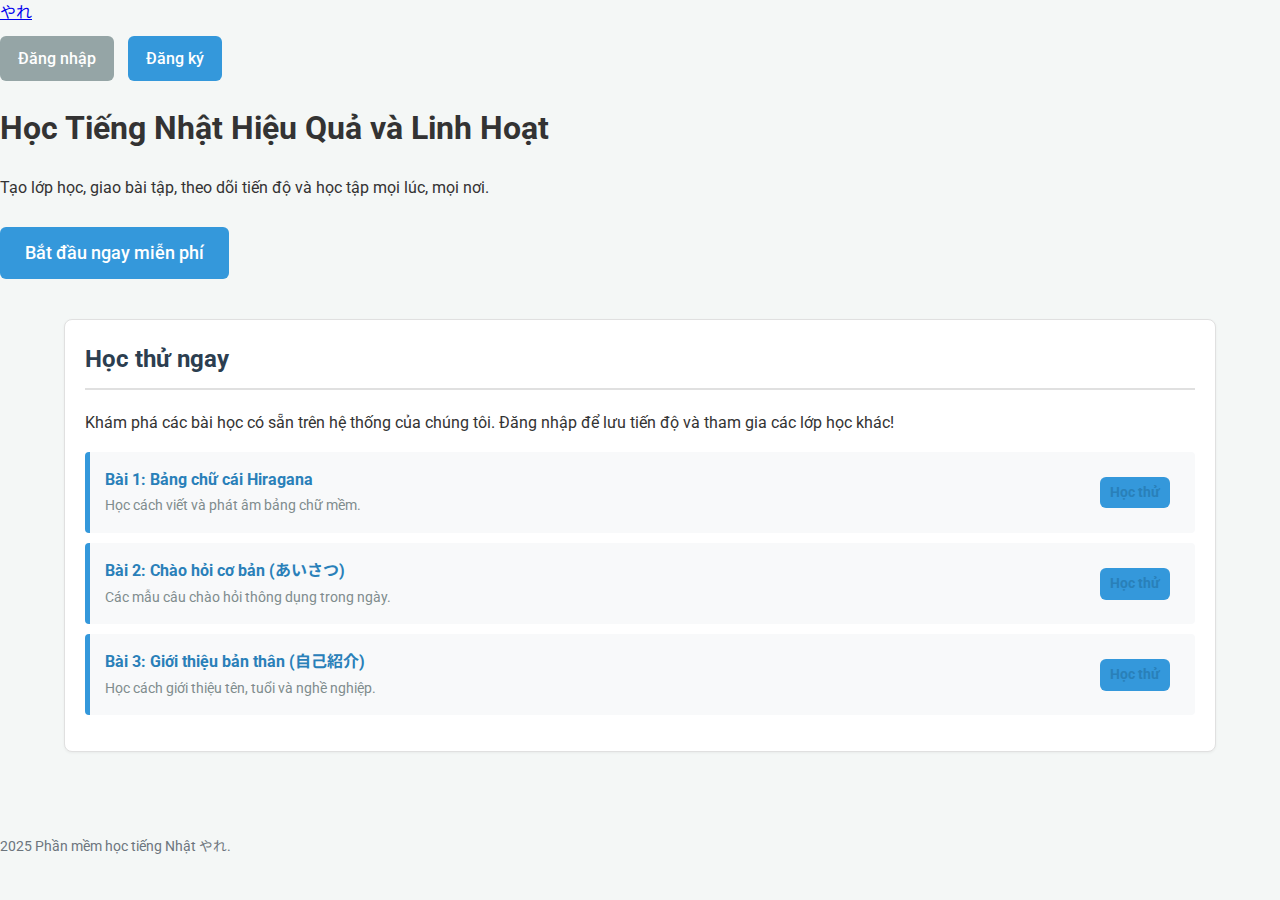
<file: index.html>
<!DOCTYPE html>
<html lang="vi">
<head>
    <meta charset="UTF-8">
    <meta name="viewport" content="width=device-width, initial-scale=1.0">
    <title>Phần mềm học tiếng Nhật やれ</title>
    <link rel="stylesheet" href="style.css">
</head>
<body>
    <header class="guest-header">
        <a href="index.html" class="logo">やれ</a>
        <div class="nav-buttons">
            <a href="login.html" class="button button-secondary">Đăng nhập</a>
            <a href="register.html" class="button">Đăng ký</a>
        </div>
    </header>

    <main>
        <section class="hero-section">
            <h1>Học Tiếng Nhật Hiệu Quả và Linh Hoạt</h1>
            <p>Tạo lớp học, giao bài tập, theo dõi tiến độ và học tập mọi lúc, mọi nơi.</p>
            <a href="register.html" class="button" style="font-size: 1.1em; padding: 12px 25px;">Bắt đầu ngay miễn phí</a>
        </section>

        <div style="width: 90%; max-width: 1200px; margin: 40px auto;">
            <div class="section">
                <h2>Học thử ngay</h2>
                <p>Khám phá các bài học có sẵn trên hệ thống của chúng tôi. Đăng nhập để lưu tiến độ và tham gia các lớp học khác!</p>
                <ul class="deck-list">
                    <li>
                        <div>
                            <a href="study.html">Bài 1: Bảng chữ cái Hiragana</a>
                            <br><small>Học cách viết và phát âm bảng chữ mềm.</small>
                        </div>
                        <a href="study.html" class="button button-small">Học thử</a>
                    </li>
                     <li>
                        <div>
                            <a href="study.html">Bài 2: Chào hỏi cơ bản (あいさつ)</a>
                            <br><small>Các mẫu câu chào hỏi thông dụng trong ngày.</small>
                        </div>
                        <a href="study.html" class="button button-small">Học thử</a>
                    </li>
                    <li>
                        <div>
                            <a href="study.html">Bài 3: Giới thiệu bản thân (自己紹介)</a>
                            <br><small>Học cách giới thiệu tên, tuổi và nghề nghiệp.</small>
                        </div>
                        <a href="study.html" class="button button-small">Học thử</a>
                    </li>
                </ul>
            </div>
        </div>
    </main>

    <footer class="main-footer login-footer">
        <p>2025 Phần mềm học tiếng Nhật やれ.</p>
    </footer>
</body>
</html>
</file>
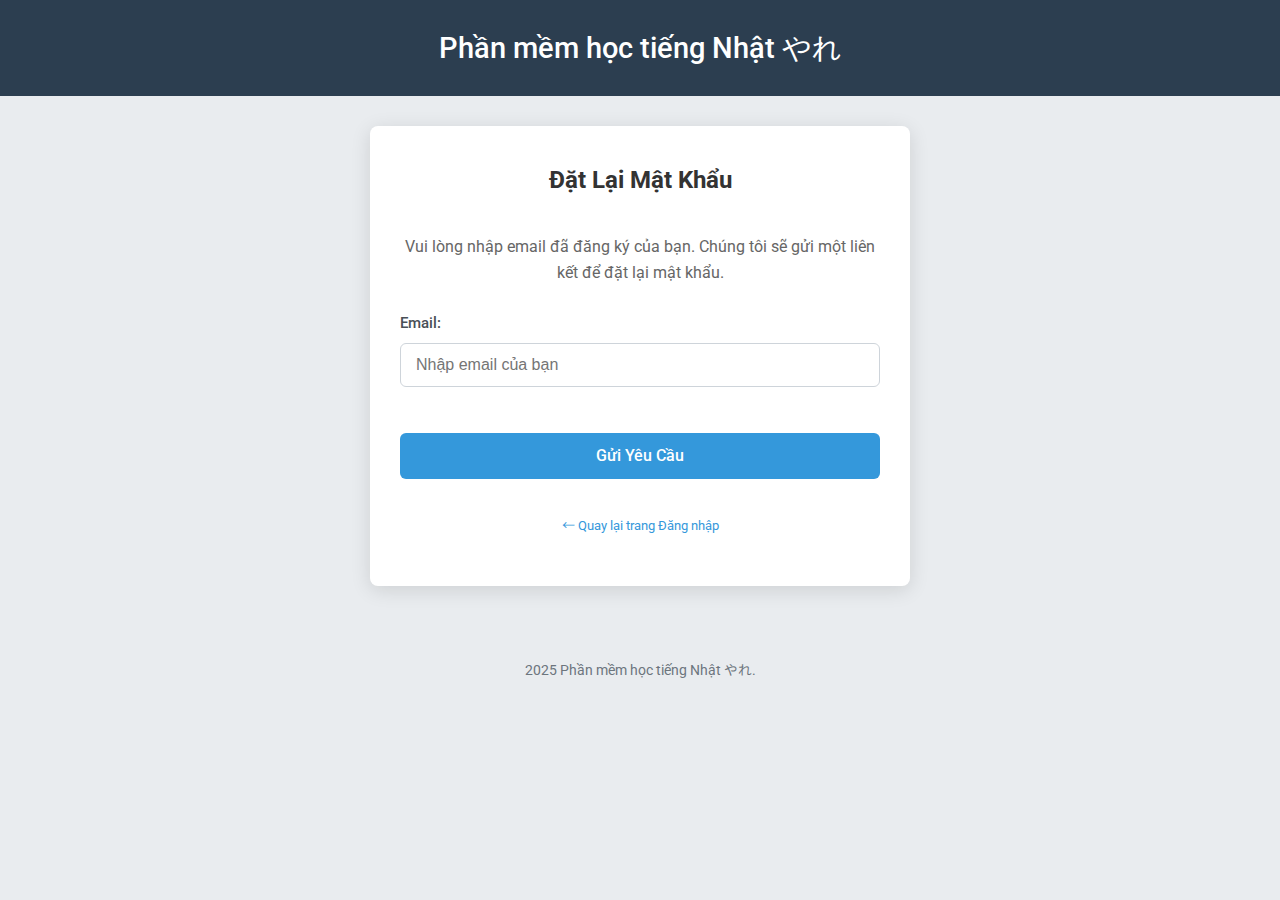
<file: forgot_password.html>
<!DOCTYPE html>
<html lang="vi">
<head>
    <meta charset="UTF-8">
    <meta name="viewport" content="width=device-width, initial-scale=1.0">
    <title>Quên Mật Khẩu - Phần mềm học tiếng Nhật やれ</title>
    <link rel="stylesheet" href="style.css">
</head>
<body class="login-page-body">
    <header class="login-page-header">
        <h1>Phần mềm học tiếng Nhật やれ</h1>
    </header>

    <div class="login-container">
        <h2 class="form-title">Đặt Lại Mật Khẩu</h2>
        <p style="text-align: center; color: #666; margin-bottom: 25px;">Vui lòng nhập email đã đăng ký của bạn. Chúng tôi sẽ gửi một liên kết để đặt lại mật khẩu.</p>
        <form action="#">
            <div class="form-group">
                <label for="email">Email:</label>
                <input type="email" id="email" name="email" class="form-control" placeholder="Nhập email của bạn">
            </div>

            <a href="wip.html" class="button" style="width:100%; text-align:center; box-sizing:border-box; margin:10px 0;">Gửi Yêu Cầu</a>
        </form>
        <p class="form-footer-text">
            <a href="index.html" class="form-link">&larr; Quay lại trang Đăng nhập</a>
        </p>
    </div>

    <footer class="main-footer login-footer">
        <p>2025 Phần mềm học tiếng Nhật やれ.</p>
    </footer>
</body>
</html>
</file>
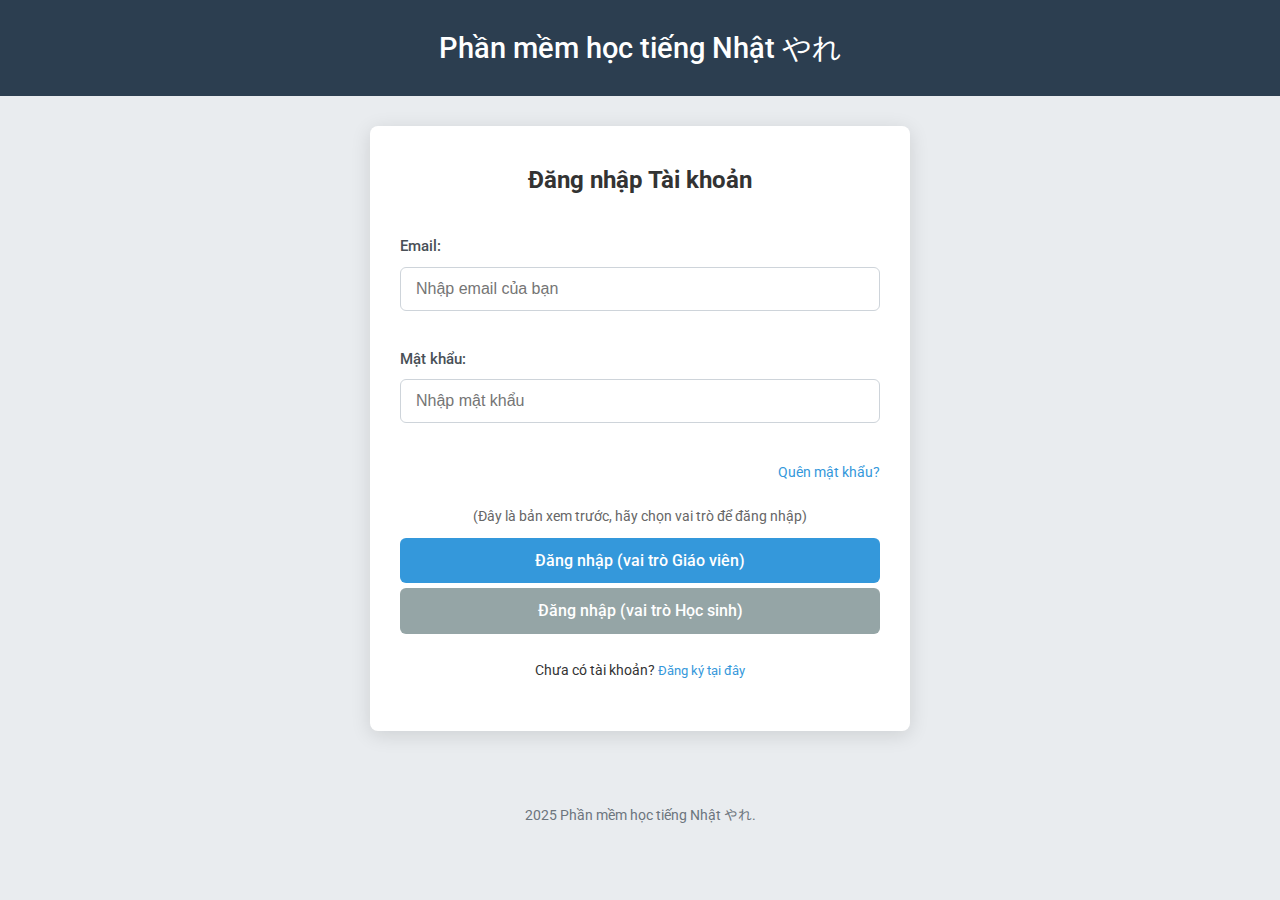
<file: login.html>
<!DOCTYPE html>
<html lang="vi">
<head>
    <meta charset="UTF-8">
    <meta name="viewport" content="width=device-width, initial-scale=1.0">
    <title>Đăng nhập - Phần mềm học tiếng Nhật やれ</title>
    <link rel="stylesheet" href="style.css">
</head>
<body class="login-page-body">
    <header class="login-page-header">
        <a href="index.html" style="color:white; text-decoration:none;"><h1>Phần mềm học tiếng Nhật やれ</h1></a>
    </header>

    <div class="login-container">
        <h2 class="form-title">Đăng nhập Tài khoản</h2>
        <form action="#">
            <div class="form-group">
                <label for="username">Email:</label>
                <input type="email" id="username" name="username" class="form-control" placeholder="Nhập email của bạn">
            </div>
            <div class="form-group">
                <label for="password">Mật khẩu:</label>
                <input type="password" id="password" name="password" class="form-control" placeholder="Nhập mật khẩu">
            </div>

            <div class="form-options">
                <a href="forgot_password.html" class="form-link">Quên mật khẩu?</a>
            </div>
            
            <p style="font-size: 0.9em; color: #666; text-align: center; margin-bottom: 10px;">(Đây là bản xem trước, hãy chọn vai trò để đăng nhập)</p>
            <a href="teacher_dashboard.html" class="button" style="width: 100%; text-align: center; display: block; box-sizing: border-box; margin: 5px 0;">Đăng nhập (vai trò Giáo viên)</a>
            <a href="student_dashboard.html" class="button button-secondary" style="width: 100%; text-align: center; display: block; box-sizing: border-box; margin: 5px 0;">Đăng nhập (vai trò Học sinh)</a>
            
        </form>
        <p class="form-footer-text">
            Chưa có tài khoản? <a href="register.html" class="form-link">Đăng ký tại đây</a>
        </p>
    </div>

    <footer class="main-footer login-footer">
        <p>2025 Phần mềm học tiếng Nhật やれ.</p>
    </footer>
</body>
</html>
</file>
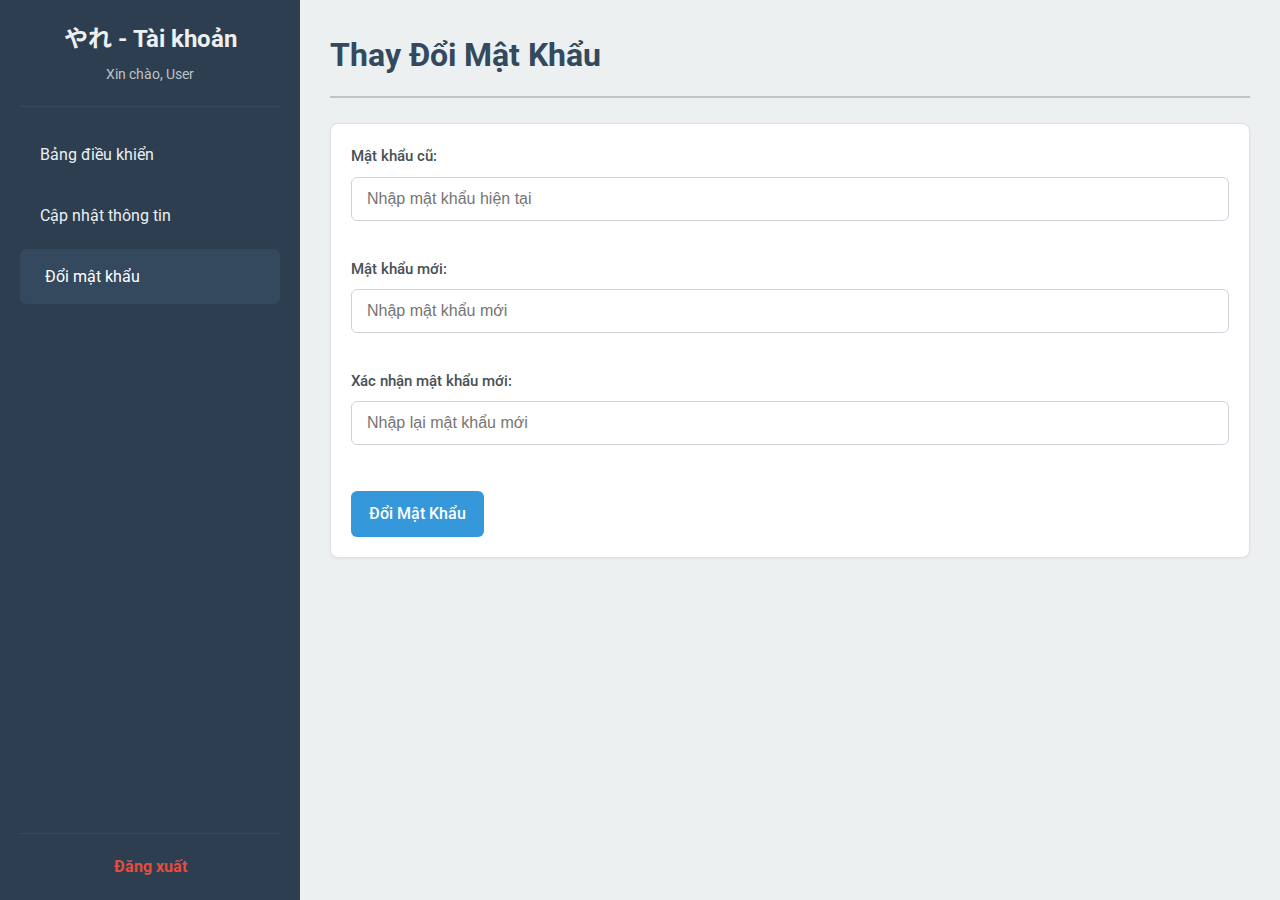
<file: password_change.html>
<!DOCTYPE html>
<html lang="vi">
<head>
    <meta charset="UTF-8">
    <meta name="viewport" content="width=device-width, initial-scale=1.0">
    <title>Thay Đổi Mật Khẩu</title>
    <link rel="stylesheet" href="style.css">
</head>
<body>
    <div class="dashboard-wrapper">
        <aside class="sidebar">
             <div class="sidebar-header">
                <h2>やれ - Tài khoản</h2>
                <p>Xin chào, User</p>
            </div>
            <nav class="sidebar-nav">
                <ul>
                    <li><a href="#">Bảng điều khiển</a></li>
                    <li><a href="profile_update.html">Cập nhật thông tin</a></li>
                    <li><a href="password_change.html" class="active">Đổi mật khẩu</a></li>
                </ul>
            </nav>
            <div class="sidebar-footer">
                <a href="index.html">Đăng xuất</a>
            </div>
        </aside>
        
        <main class="main-content">
            <h1>Thay Đổi Mật Khẩu</h1>
            <div class="section">
                <form action="#">
                    <div class="form-group">
                        <label for="old-password">Mật khẩu cũ:</label>
                        <input type="password" id="old-password" name="old-password" class="form-control" placeholder="Nhập mật khẩu hiện tại">
                    </div>
                    <div class="form-group">
                        <label for="new-password">Mật khẩu mới:</label>
                        <input type="password" id="new-password" name="new-password" class="form-control" placeholder="Nhập mật khẩu mới">
                    </div>
                    <div class="form-group">
                        <label for="confirm-new-password">Xác nhận mật khẩu mới:</label>
                        <input type="password" id="confirm-new-password" name="confirm-new-password" class="form-control" placeholder="Nhập lại mật khẩu mới">
                    </div>

                    <a href="wip.html" class="button">Đổi Mật Khẩu</a>
                </form>
            </div>
        </main>
    </div>
</body>
</html>
</file>
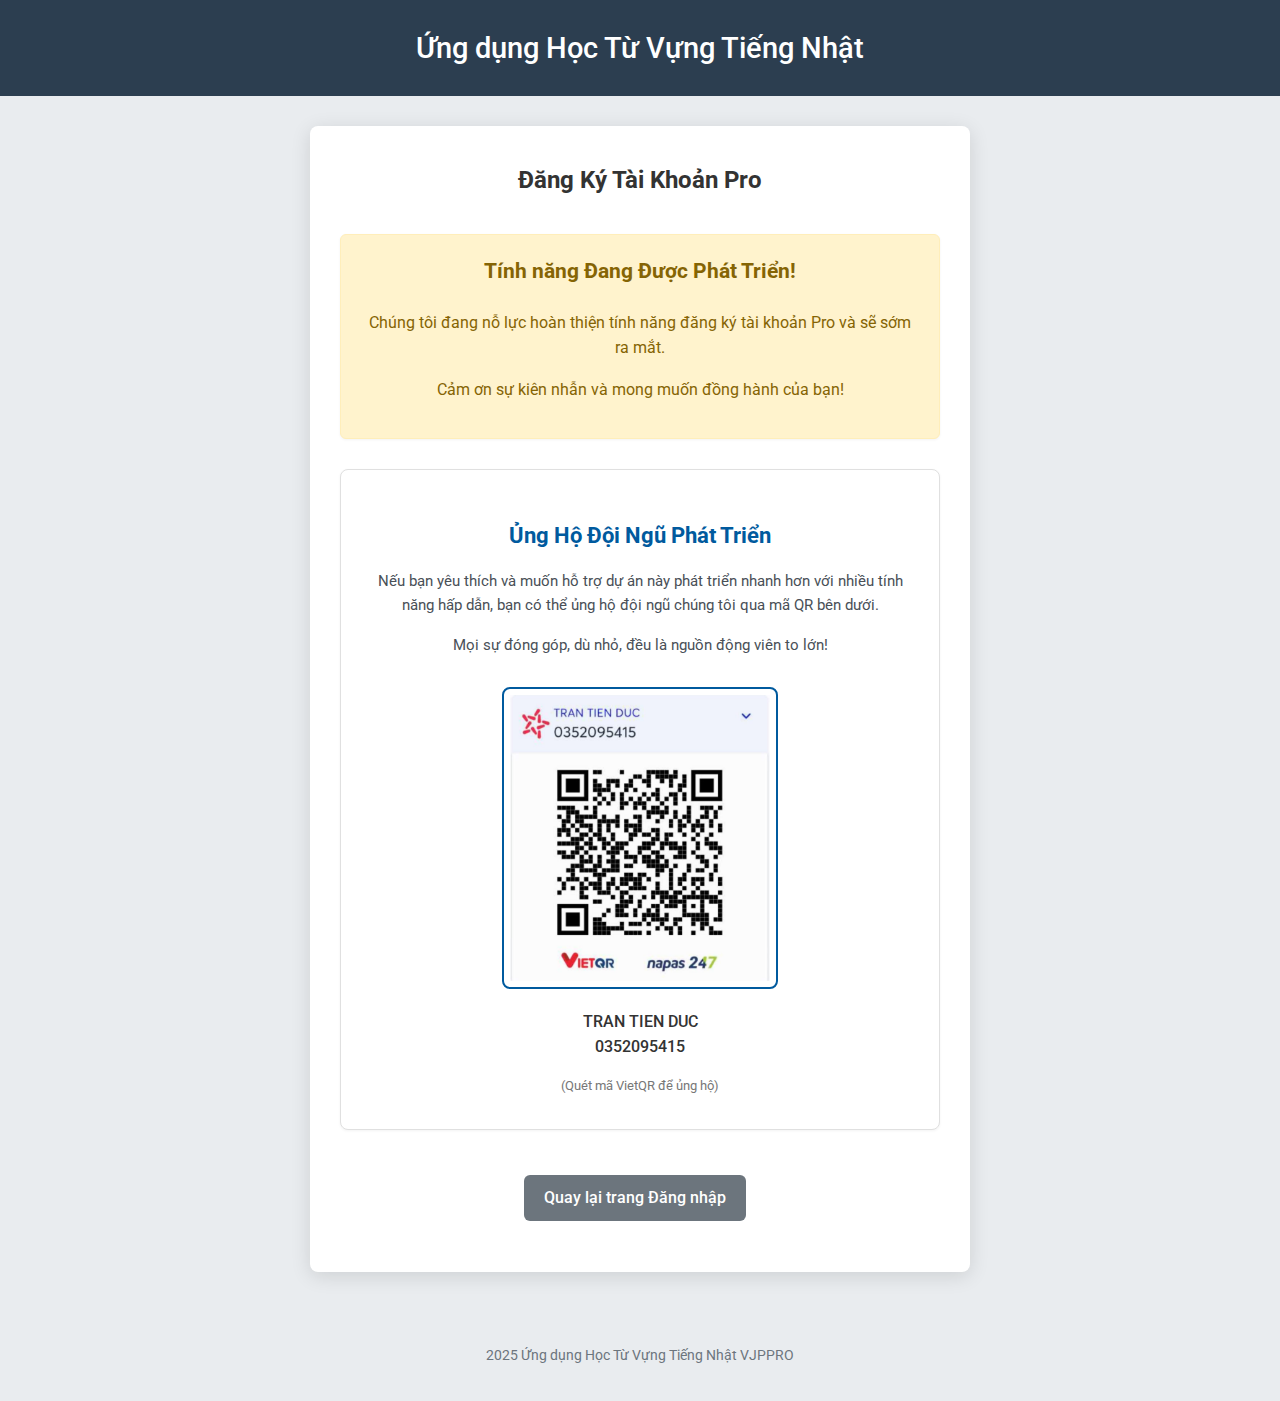
<file: profile_pro.html>
<!DOCTYPE html>
<html lang="vi">
<head>
    <meta charset="UTF-8">
    <meta name="viewport" content="width=device-width, initial-scale=1.0">
    <title>Đăng Ký Gói Pro</title>
    <link rel="stylesheet" href="style.css">
</head>
<body class="login-page-body"> <header class="login-page-header">
        <h1>Ứng dụng Học Từ Vựng Tiếng Nhật</h1>
    </header>

    <div class="login-container" style="text-align: center; max-width: 600px;"> <h2 style="color: #333; font-family: 'Roboto', sans-serif; border-bottom: none; margin-bottom: 25px;">Đăng Ký Tài Khoản Pro</h2>

        <div class="section" style="background-color: #fff3cd; border: 1px solid #ffeeba; color: #856404; padding: 20px; border-radius: 6px; margin-bottom: 30px;">
            <h3 style="margin-top: 0; color: #856404; font-size: 1.3em;">Tính năng Đang Được Phát Triển!</h3>
            <p>Chúng tôi đang nỗ lực hoàn thiện tính năng đăng ký tài khoản Pro và sẽ sớm ra mắt.</p>
            <p>Cảm ơn sự kiên nhẫn và mong muốn đồng hành của bạn!</p>
        </div>

        <div class="section donate-section" style="border-top: 1px solid #e0e0e0; padding-top: 25px;">
            <h3 style="color: #005A9E; margin-bottom: 15px; font-size: 1.4em;">Ủng Hộ Đội Ngũ Phát Triển</h3>
            <p style="font-size: 0.95em; color: #495057; margin-bottom: 10px;">Nếu bạn yêu thích và muốn hỗ trợ dự án này phát triển nhanh hơn với nhiều tính năng hấp dẫn, bạn có thể ủng hộ đội ngũ chúng tôi qua mã QR bên dưới.</p>
            <p style="font-size: 0.95em; color: #495057; margin-bottom: 20px;">Mọi sự đóng góp, dù nhỏ, đều là nguồn động viên to lớn!</p>
            
            <img src="QR.jpg" alt="Mã QR ủng hộ VietQR Napas 247" style="max-width: 260px; width: 100%; height: auto; margin-top: 10px; border: 2px solid #005A9E; padding: 6px; border-radius: 8px; background-color: white;">
            
            <p style="margin-top: 12px; font-size: 1em; color: #333; font-weight: 500;">
                TRAN TIEN DUC <br> 0352095415
            </p>
            <p style="font-size: 0.8em; color: #777;">(Quét mã VietQR để ủng hộ)</p>
        </div>

        <p style="margin-top: 35px;">
            <a href="index.html" class="button button-secondary" style="background-color: #6c757d; padding: 10px 20px;">Quay lại trang Đăng nhập</a>
        </p>
    </div>

    <footer class="main-footer" style="background-color: transparent; color: #6c757d; padding-top: 30px; padding-bottom: 20px; font-size: 0.85em;">
        <p>2025 Ứng dụng Học Từ Vựng Tiếng Nhật VJPPRO</p>
    </footer>
</body>
</html>
</file>
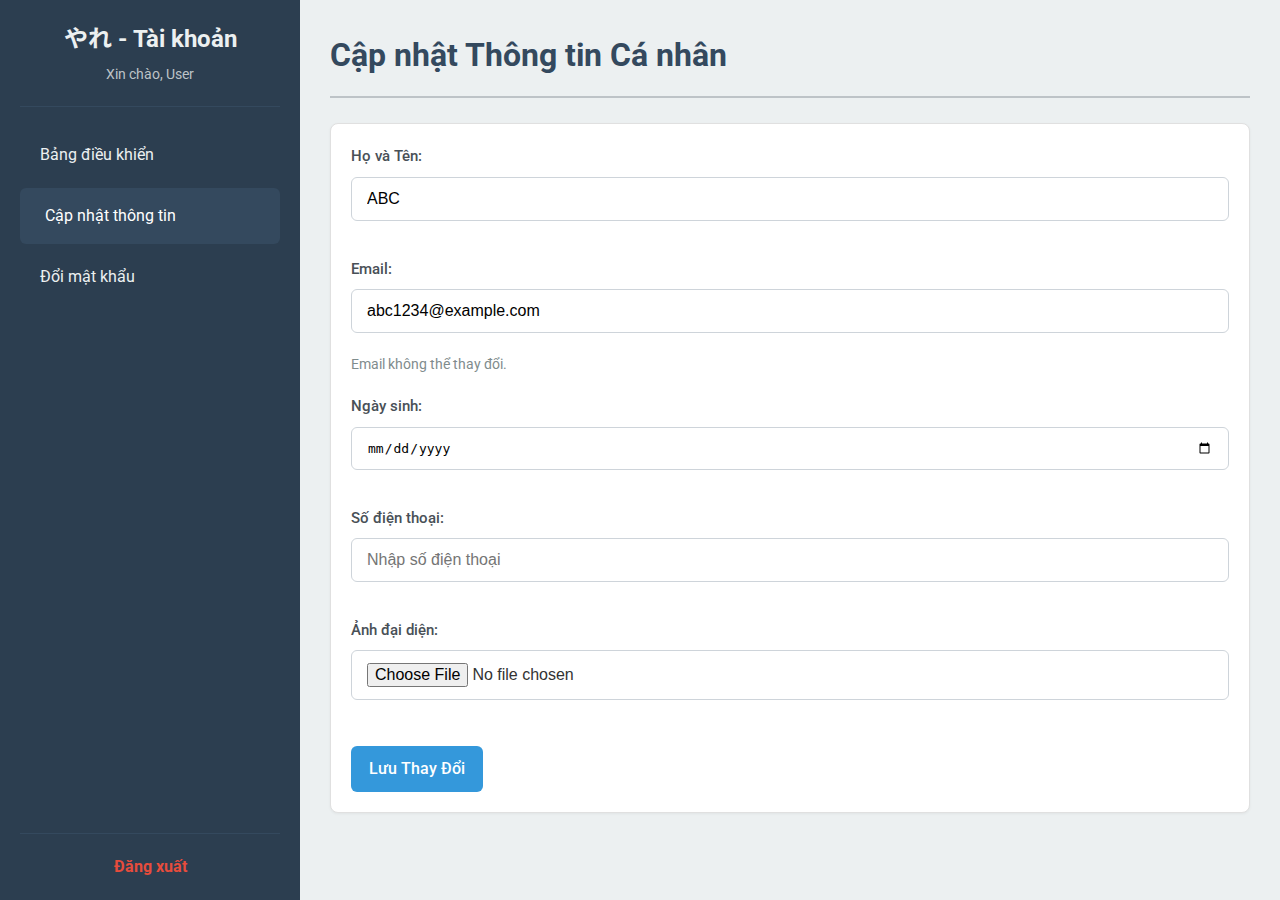
<file: profile_update.html>
<!DOCTYPE html>
<html lang="vi">
<head>
    <meta charset="UTF-8">
    <meta name="viewport" content="width=device-width, initial-scale=1.0">
    <title>Cập nhật Thông tin Cá nhân</title>
    <link rel="stylesheet" href="style.css">
</head>
<body>
    <div class="dashboard-wrapper">
        <aside class="sidebar">
             <div class="sidebar-header">
                <h2>やれ - Tài khoản</h2>
                <p>Xin chào, User</p>
            </div>
            <nav class="sidebar-nav">
                <ul>
                    <li><a href="#">Bảng điều khiển</a></li>
                    <li><a href="profile_update.html" class="active">Cập nhật thông tin</a></li>
                    <li><a href="password_change.html">Đổi mật khẩu</a></li>
                </ul>
            </nav>
            <div class="sidebar-footer">
                <a href="login.html">Đăng xuất</a>
            </div>
        </aside>

        <main class="main-content">
            <h1>Cập nhật Thông tin Cá nhân</h1>
            <div class="section">
                <form action="#">
                    <div class="form-group">
                        <label for="display-name">Họ và Tên:</label>
                        <input type="text" id="display-name" name="display-name" class="form-control" value="ABC">
                    </div>
                    <div class="form-group">
                        <label for="email">Email:</label>
                        <input type="email" id="email" name="email" class="form-control" value="abc1234@example.com" readonly>
                        <small>Email không thể thay đổi.</small>
                    </div>
                    <div class="form-group">
                        <label for="dob">Ngày sinh:</label>
                        <input type="date" id="dob" name="dob" class="form-control">
                    </div>
                    <div class="form-group">
                        <label for="phone">Số điện thoại:</label>
                        <input type="tel" id="phone" name="phone" class="form-control" placeholder="Nhập số điện thoại">
                    </div>
                    <div class="form-group">
                        <label for="avatar">Ảnh đại diện:</label>
                        <input type="file" id="avatar" name="avatar" class="form-control">
                    </div>

                    <a href="wip.html" class="button">Lưu Thay Đổi</a>
                </form>
            </div>
        </main>
    </div>
</body>
</html>
</file>
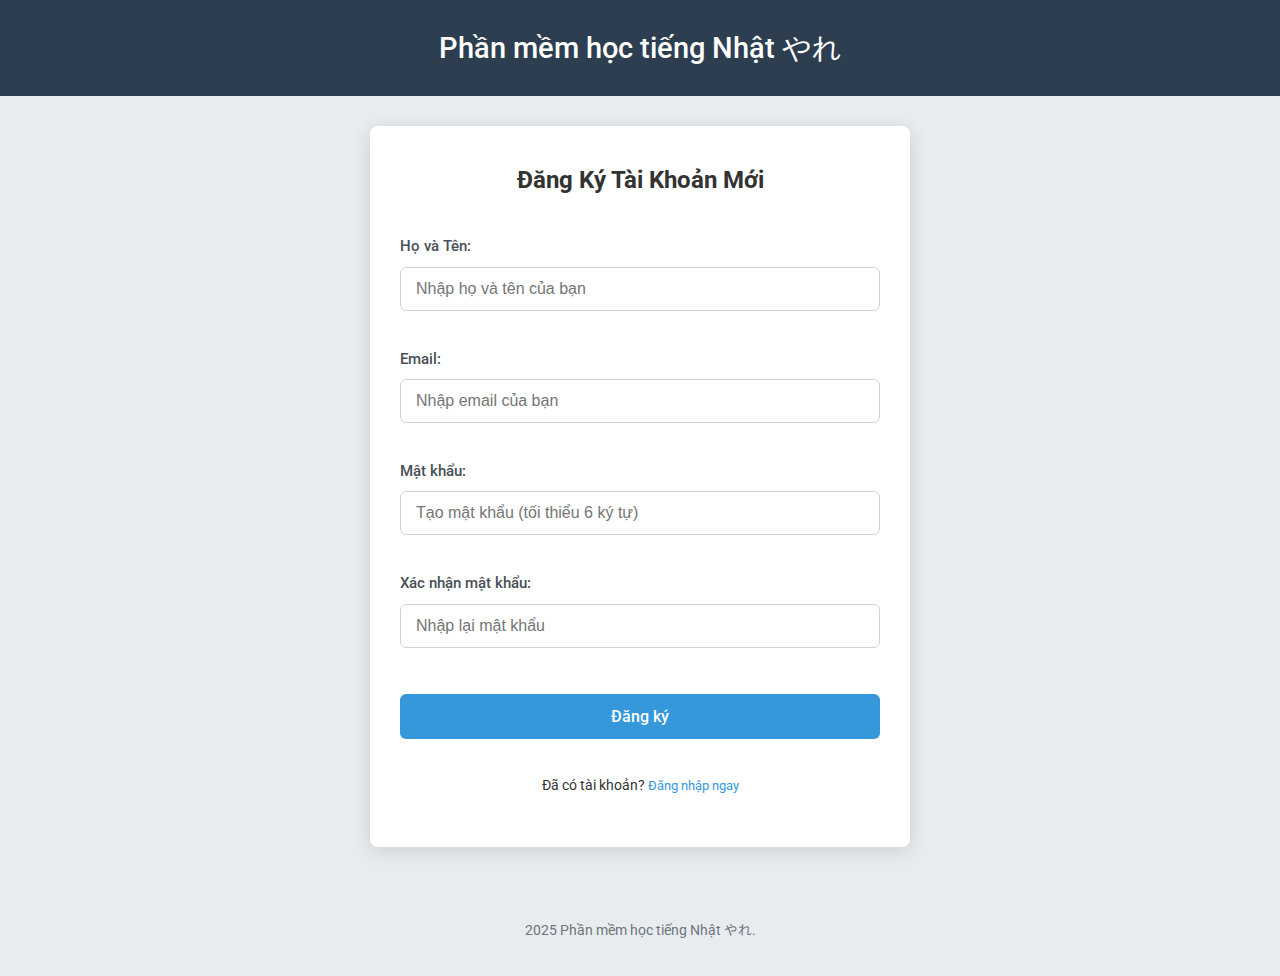
<file: register.html>
<!DOCTYPE html>
<html lang="vi">
<head>
    <meta charset="UTF-8">
    <meta name="viewport" content="width=device-width, initial-scale=1.0">
    <title>Đăng Ký - Phần mềm học tiếng Nhật やれ</title>
    <link rel="stylesheet" href="style.css">
</head>
<body class="login-page-body">
    <header class="login-page-header">
        <h1>Phần mềm học tiếng Nhật やれ</h1>
    </header>

    <div class="login-container">
        <h2 class="form-title">Đăng Ký Tài Khoản Mới</h2>
        <form action="#">
            <div class="form-group">
                <label for="register-fullname">Họ và Tên:</label>
                <input type="text" id="register-fullname" name="register-fullname" class="form-control" placeholder="Nhập họ và tên của bạn">
            </div>
             <div class="form-group">
                <label for="register-email">Email:</label>
                <input type="email" id="register-email" name="register-email" class="form-control" placeholder="Nhập email của bạn">
            </div>
            <div class="form-group">
                <label for="register-password">Mật khẩu:</label>
                <input type="password" id="register-password" name="register-password" class="form-control" placeholder="Tạo mật khẩu (tối thiểu 6 ký tự)">
            </div>
            <div class="form-group">
                <label for="confirm-password">Xác nhận mật khẩu:</label>
                <input type="password" id="confirm-password" name="confirm-password" class="form-control" placeholder="Nhập lại mật khẩu">
            </div>

            <a href="index.html" class="button" style="width:100%; text-align:center; box-sizing:border-box; margin:10px 0;">Đăng ký</a>
        </form>
        <p class="form-footer-text">
            Đã có tài khoản? <a href="index.html" class="form-link">Đăng nhập ngay</a>
        </p>
    </div>

    <footer class="main-footer login-footer">
        <p>2025 Phần mềm học tiếng Nhật やれ.</p>
    </footer>
</body>
</html>
</file>
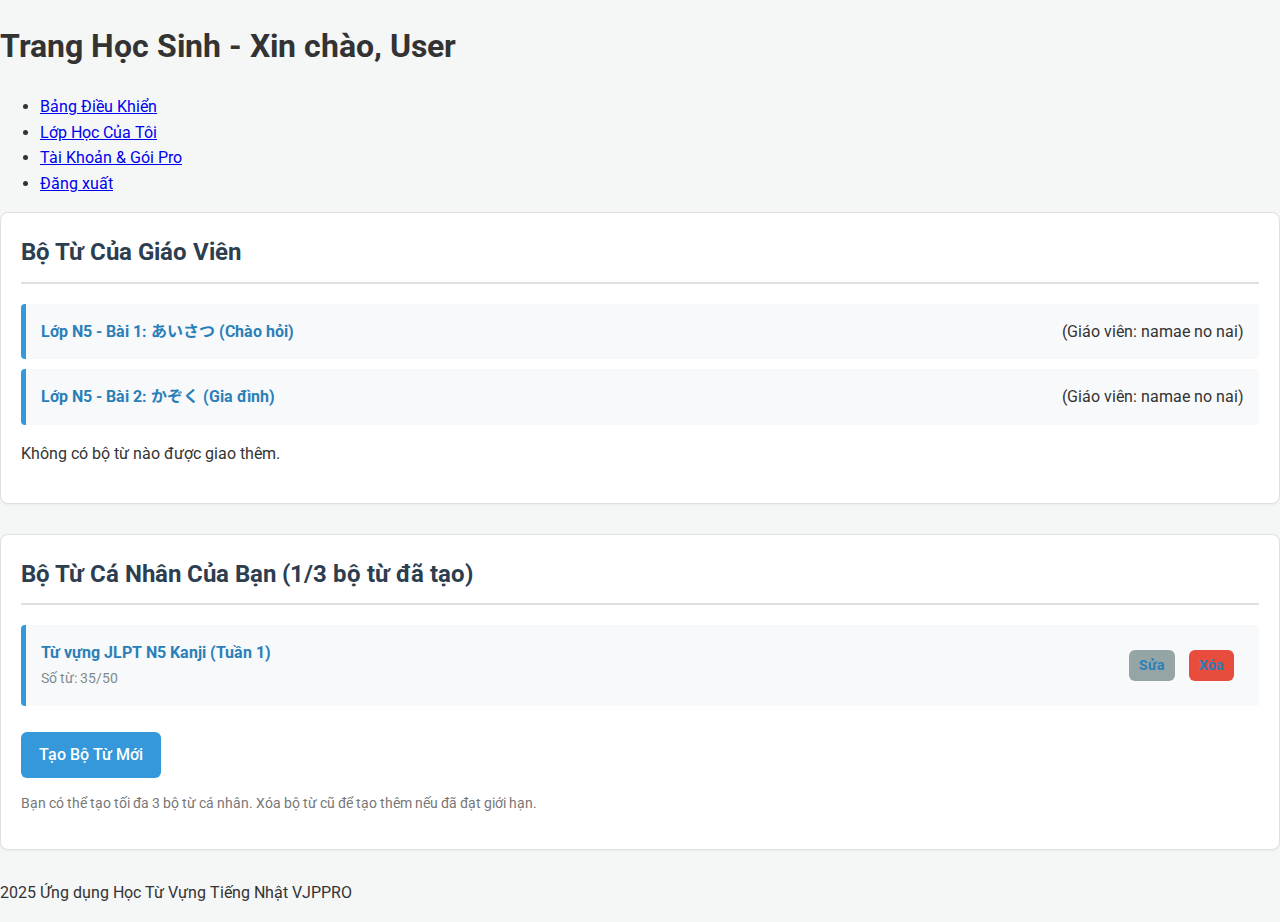
<file: student.html>
<!DOCTYPE html>
<html lang="vi">
<head>
    <meta charset="UTF-8">
    <meta name="viewport" content="width=device-width, initial-scale=1.0">
    <title>Document</title>
    <link rel="stylesheet" href="style.css">
</head>
<body>
    <div class="container">
        <header class="main-header">
            <h1>Trang Học Sinh - Xin chào, User</h1>
        </header>
        <nav class="main-nav">
            <ul>
                <li><a href="dashboard_student.html" class="active">Bảng Điều Khiển</a></li>
                <li><a href="class_view_student.html">Lớp Học Của Tôi</a></li>
                <li><a href="profile_pro.html">Tài Khoản & Gói Pro</a></li>
                <li><a href="index.html">Đăng xuất</a></li>
            </ul>
        </nav>

        <div class="section">
            <h2>Bộ Từ Của Giáo Viên</h2>
            <ul class="deck-list">
                <li><a href="study_page.html?deckId=gv1">Lớp N5 - Bài 1: あいさつ (Chào hỏi)</a> <span>(Giáo viên: namae no nai)</span></li>
                <li><a href="study_page.html?deckId=gv2">Lớp N5 - Bài 2: かぞく (Gia đình)</a> <span>(Giáo viên: namae no nai)</span></li>
            </ul>
            <p>Không có bộ từ nào được giao thêm.</p>
        </div>

        <div class="section">
            <h2>Bộ Từ Cá Nhân Của Bạn (1/3 bộ từ đã tạo)</h2>
            <ul class="deck-list">
                <li>
                    <div>
                        <a href="study_page.html?deckId=hs1">Từ vựng JLPT N5 Kanji (Tuần 1)</a>
                        <br><small>Số từ: 35/50</small>
                    </div>
                    <div>
                        <a href="#" class="button button-secondary button-small">Sửa</a>
                        <a href="#" class="button button-danger button-small">Xóa</a>
                    </div>
                </li>
            </ul>
            <a href="deck_creation_student.html" class="button">Tạo Bộ Từ Mới</a>
             <p style="font-size: 0.9em; color: #777;">Bạn có thể tạo tối đa 3 bộ từ cá nhân. Xóa bộ từ cũ để tạo thêm nếu đã đạt giới hạn.</p>
        </div>

    </div>
    <footer class="main-footer">
        <p>2025 Ứng dụng Học Từ Vựng Tiếng Nhật VJPPRO</p>
    </footer>
</body>
</html>
</file>
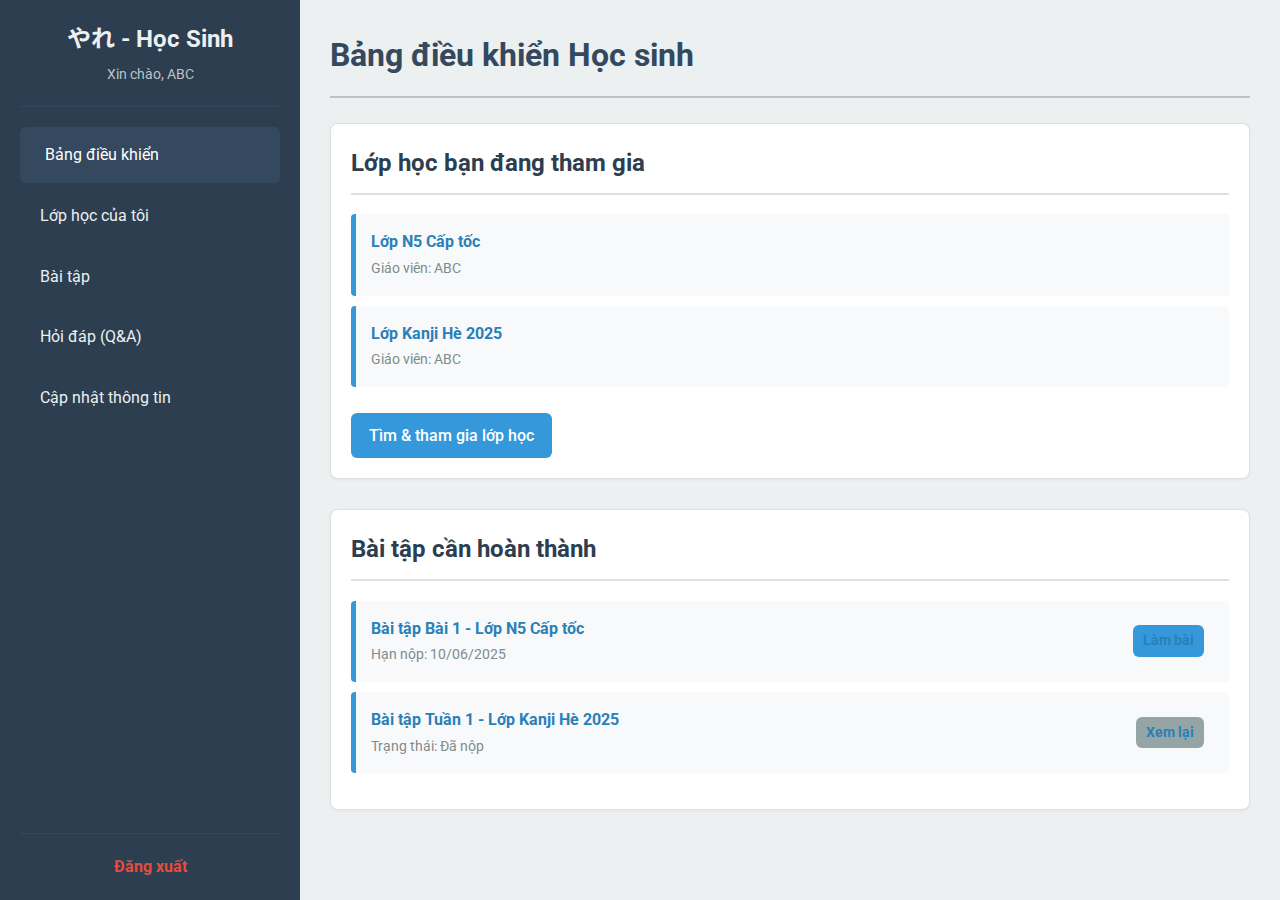
<file: student_dashboard.html>
<!DOCTYPE html>
<html lang="vi">
<head>
    <meta charset="UTF-8">
    <meta name="viewport" content="width=device-width, initial-scale=1.0">
    <title>Bảng điều khiển - Học sinh</title>
    <link rel="stylesheet" href="style.css">
</head>
<body>
    <div class="dashboard-wrapper">
        <aside class="sidebar">
            <div class="sidebar-header">
                <h2>やれ - Học Sinh</h2>
                <p>Xin chào, ABC</p>
            </div>
            <nav class="sidebar-nav">
                <ul>
                    <li><a href="student_dashboard.html" class="active">Bảng điều khiển</a></li>
                    <li><a href="wip.html">Lớp học của tôi</a></li>
                    <li><a href="wip.html">Bài tập</a></li>
                    <li><a href="wip.html">Hỏi đáp (Q&A)</a></li>
                    <li><a href="profile_update.html">Cập nhật thông tin</a></li>
                </ul>
            </nav>
            <div class="sidebar-footer">
                <a href="index.html">Đăng xuất</a>
            </div>
        </aside>

        <main class="main-content">
            <h1>Bảng điều khiển Học sinh</h1>
            <div class="section">
                <h2>Lớp học bạn đang tham gia</h2>
                <ul class="class-list">
                    <li>
                        <div><a href="wip.html">Lớp N5 Cấp tốc</a><br><small>Giáo viên: ABC</small></div>
                    </li>
                    <li>
                        <div><a href="wip.html">Lớp Kanji Hè 2025</a><br><small>Giáo viên: ABC</small></div>
                    </li>
                </ul>
                <a href="wip.html" class="button">Tìm & tham gia lớp học</a>
            </div>
            <div class="section">
                <h2>Bài tập cần hoàn thành</h2>
                <ul class="deck-list">
                     <li>
                        <div><a href="study.html">Bài tập Bài 1 - Lớp N5 Cấp tốc</a><br><small>Hạn nộp: 10/06/2025</small></div>
                        <a href="study.html" class="button button-small">Làm bài</a>
                    </li>
                    <li>
                        <div><a href="wip.html">Bài tập Tuần 1 - Lớp Kanji Hè 2025</a><br><small>Trạng thái: Đã nộp</small></div>
                        <a href="wip.html" class="button button-secondary button-small">Xem lại</a>
                    </li>
                </ul>
            </div>
        </main>
    </div>
</body>
</html>
</file>
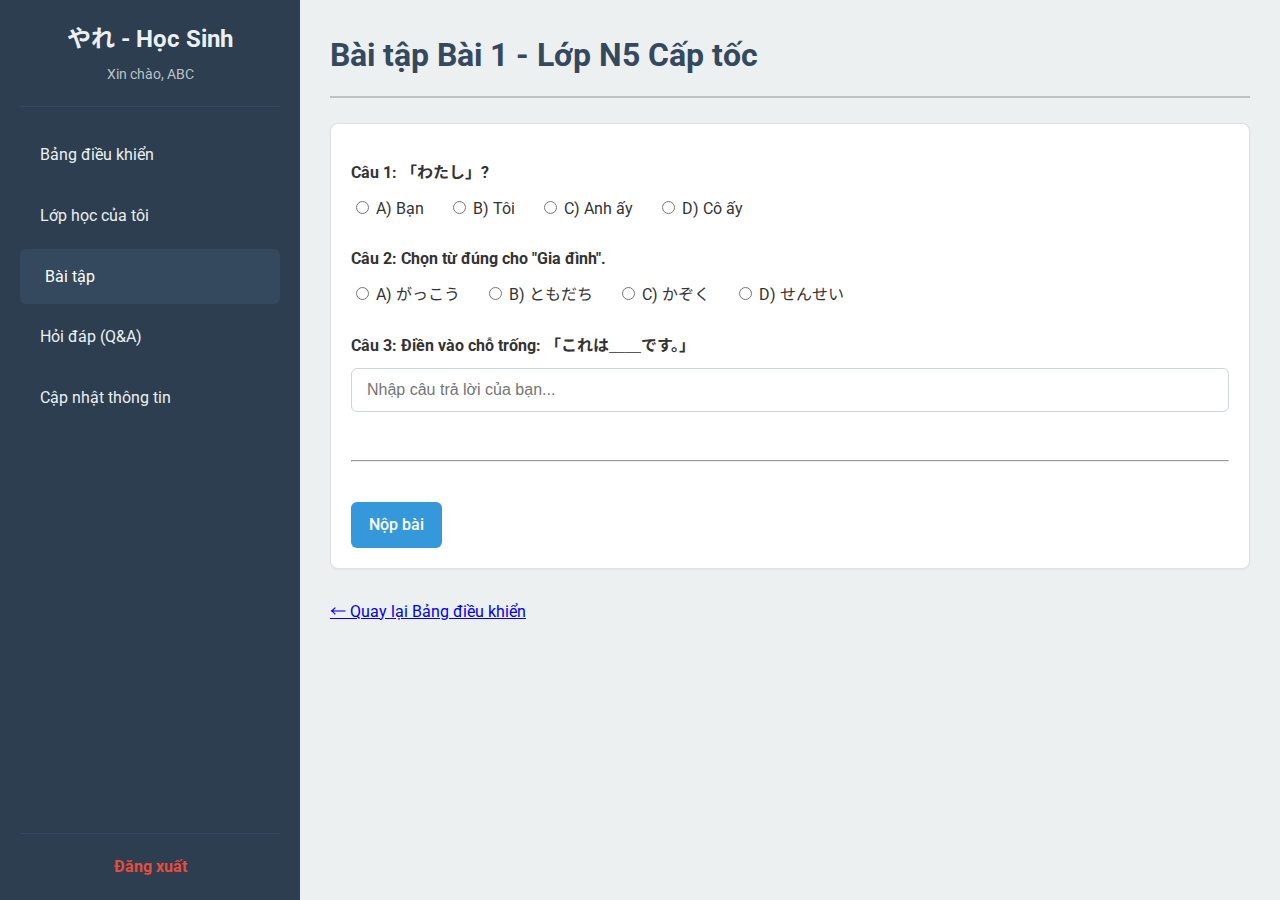
<file: study.html>
<!DOCTYPE html>
<html lang="vi">
<head>
    <meta charset="UTF-8">
    <meta name="viewport" content="width=device-width, initial-scale=1.0">
    <title>Làm bài tập - Phần mềm học tiếng Nhật やれ</title>
    <link rel="stylesheet" href="style.css">
    <style>
        .question-block { margin-bottom: 25px; }
        .question-block p { font-weight: bold; margin-bottom: 10px; }
        .answer-options label { margin-right: 20px; font-weight: normal; }
    </style>
</head>
<body>
    <div class="dashboard-wrapper">
         <aside class="sidebar">
            <div class="sidebar-header">
                <h2>やれ - Học Sinh</h2>
                <p>Xin chào, ABC</p>
            </div>
            <nav class="sidebar-nav">
                <ul>
                    <li><a href="student_dashboard.html">Bảng điều khiển</a></li>
                    <li><a href="wip.html">Lớp học của tôi</a></li>
                    <li><a href="wip.html" class="active">Bài tập</a></li>
                    <li><a href="wip.html">Hỏi đáp (Q&A)</a></li>
                    <li><a href="profile_update.html">Cập nhật thông tin</a></li>
                </ul>
            </nav>
            <div class="sidebar-footer">
                <a href="index.html">Đăng xuất</a>
            </div>
        </aside>

        <main class="main-content">
            <h1>Bài tập Bài 1 - Lớp N5 Cấp tốc</h1>
            <div class="section">
                <form action="#">
                    <div class="question-block">
                        <p>Câu 1: 「わたし」?</p>
                        <div class="answer-options">
                            <input type="radio" id="q1a1" name="q1" value="a">
                            <label for="q1a1">A) Bạn</label>
                            <input type="radio" id="q1a2" name="q1" value="b">
                            <label for="q1a2">B) Tôi</label>
                            <input type="radio" id="q1a3" name="q1" value="c">
                            <label for="q1a3">C) Anh ấy</label>
                            <input type="radio" id="q1a4" name="q1" value="d">
                            <label for="q1a4">D) Cô ấy</label>
                        </div>
                    </div>
                    
                    <div class="question-block">
                        <p>Câu 2: Chọn từ đúng cho "Gia đình".</p>
                        <div class="answer-options">
                             <input type="radio" id="q2a1" name="q2" value="a">
                            <label for="q2a1">A) がっこう</label>
                            <input type="radio" id="q2a2" name="q2" value="b">
                            <label for="q2a2">B) ともだち</label>
                            <input type="radio" id="q2a3" name="q2" value="c">
                            <label for="q2a3">C) かぞく</label>
                            <input type="radio" id="q2a4" name="q2" value="d">
                            <label for="q2a4">D) せんせい</label>
                        </div>
                    </div>
                    
                    <div class="question-block">
                        <p>Câu 3: Điền vào chỗ trống: 「これは＿＿です。」</p>
                        <input type="text" class="form-control" placeholder="Nhập câu trả lời của bạn...">
                    </div>
                    
                    <hr style="margin: 30px 0;">
                    
                    <a href="student_dashboard.html" class="button">Nộp bài</a>
                </form>
            </div>
            <a href="student_dashboard.html">&larr; Quay lại Bảng điều khiển</a>
        </main>
    </div>
</body>
</html>
</file>
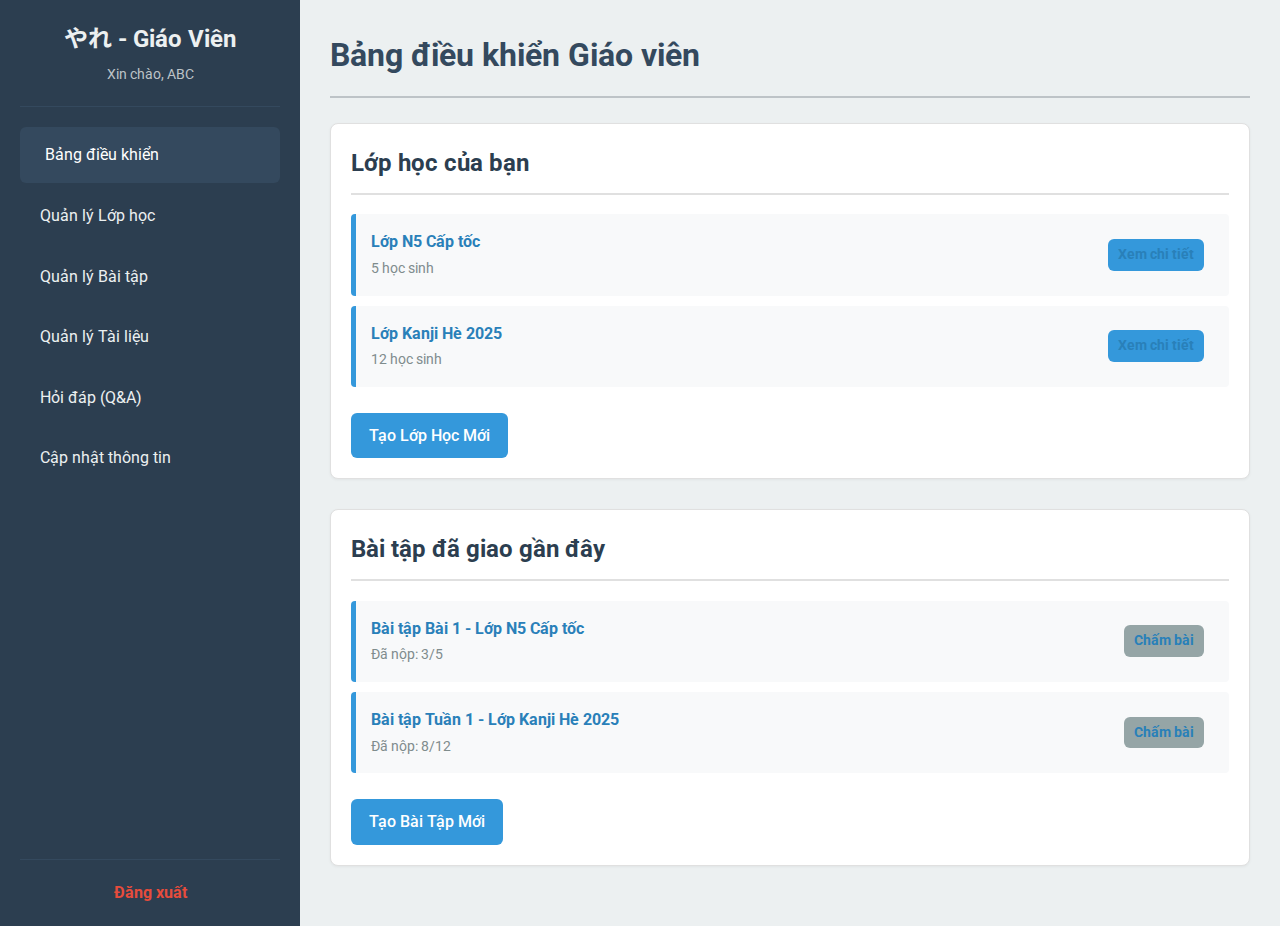
<file: teacher_dashboard.html>
<!DOCTYPE html>
<html lang="vi">
<head>
    <meta charset="UTF-8">
    <meta name="viewport" content="width=device-width, initial-scale=1.0">
    <title>Bảng điều khiển - Giáo viên</title>
    <link rel="stylesheet" href="style.css">
</head>
<body>
    <div class="dashboard-wrapper">
        <aside class="sidebar">
            <div class="sidebar-header">
                <h2>やれ - Giáo Viên</h2>
                <p>Xin chào, ABC</p>
            </div>
            <nav class="sidebar-nav">
                <ul>
                    <li><a href="teacher_dashboard.html" class="active">Bảng điều khiển</a></li>
                    <li><a href="wip.html">Quản lý Lớp học</a></li>
                    <li><a href="wip.html">Quản lý Bài tập</a></li>
                    <li><a href="wip.html">Quản lý Tài liệu</a></li>
                    <li><a href="wip.html">Hỏi đáp (Q&A)</a></li>
                    <li><a href="profile_update.html">Cập nhật thông tin</a></li>
                </ul>
            </nav>
            <div class="sidebar-footer">
                <a href="index.html">Đăng xuất</a>
            </div>
        </aside>

        <main class="main-content">
            <h1>Bảng điều khiển Giáo viên</h1>
            <div class="section">
                <h2>Lớp học của bạn</h2>
                <ul class="class-list">
                    <li>
                        <div><a href="wip.html">Lớp N5 Cấp tốc</a><br><small>5 học sinh</small></div>
                        <a href="wip.html" class="button button-small">Xem chi tiết</a>
                    </li>
                    <li>
                        <div><a href="wip.html">Lớp Kanji Hè 2025</a><br><small>12 học sinh</small></div>
                        <a href="wip.html" class="button button-small">Xem chi tiết</a>
                    </li>
                </ul>
                <a href="wip.html" class="button">Tạo Lớp Học Mới</a>
            </div>
            <div class="section">
                <h2>Bài tập đã giao gần đây</h2>
                <ul class="deck-list">
                     <li>
                        <div><a href="wip.html">Bài tập Bài 1 - Lớp N5 Cấp tốc</a><br><small>Đã nộp: 3/5</small></div>
                        <a href="wip.html" class="button button-secondary button-small">Chấm bài</a>
                    </li>
                    <li>
                        <div><a href="wip.html">Bài tập Tuần 1 - Lớp Kanji Hè 2025</a><br><small>Đã nộp: 8/12</small></div>
                        <a href="wip.html" class="button button-secondary button-small">Chấm bài</a>
                    </li>
                </ul>
                 <a href="wip.html" class="button">Tạo Bài Tập Mới</a>
            </div>
        </main>
    </div>
</body>
</html>
</file>
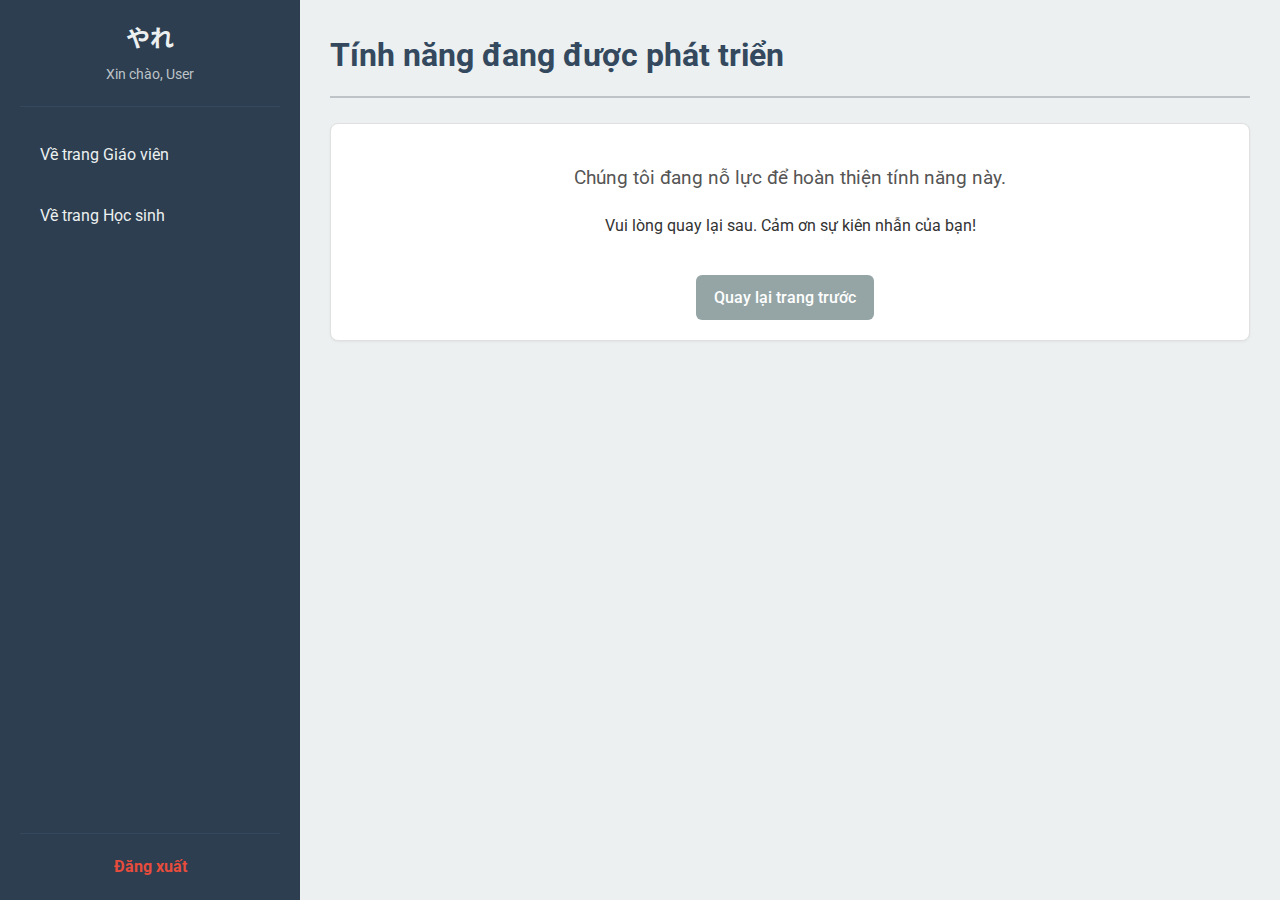
<file: wip.html>
<!DOCTYPE html>
<html lang="vi">
<head>
    <meta charset="UTF-8">
    <meta name="viewport" content="width=device-width, initial-scale=1.0">
    <title>Tính năng đang phát triển</title>
    <link rel="stylesheet" href="style.css">
</head>
<body>
    <div class="dashboard-wrapper">
        <aside class="sidebar">
             <div class="sidebar-header">
                <h2>やれ</h2>
                <p>Xin chào, User</p>
            </div>
            <nav class="sidebar-nav">
                 <ul>
                    <li><a href="teacher_dashboard.html">Về trang Giáo viên</a></li>
                    <li><a href="student_dashboard.html">Về trang Học sinh</a></li>
                </ul>
            </nav>
            <div class="sidebar-footer">
                <a href="login.html">Đăng xuất</a>
            </div>
        </aside>
        
        <main class="main-content">
            <h1>Tính năng đang được phát triển</h1>
            <div class="section" style="text-align: center;">
                <p style="font-size: 1.2em; color: #555;">Chúng tôi đang nỗ lực để hoàn thiện tính năng này.</p>
                <p>Vui lòng quay lại sau. Cảm ơn sự kiên nhẫn của bạn!</p>
                <a href="javascript:history.back()" class="button button-secondary" style="margin-top: 20px;">Quay lại trang trước</a>
            </div>
        </main>
    </div>
</body>
</html>
</file>
<file: style.css>
@import url('https://fonts.googleapis.com/css2?family=Noto+Sans+JP:wght@300;400;500;700&family=Roboto:wght@300;400;500;700&display=swap');

body {
    font-family: 'Roboto', 'Noto Sans JP', sans-serif;
    margin: 0;
    padding: 0;
    color: #333;
    line-height: 1.6;
    background-color: #f4f7f6;
}

body.login-page-body {
    background-color: #E9ECEF;
    display: flex;
    flex-direction: column;
    align-items: center;
    min-height: 100vh;
    padding-top: 0;
}

/* Bố cục cho các trang Dashboard */
.dashboard-wrapper {
    display: flex;
    width: 100%;
    min-height: 100vh;
}

.sidebar {
    width: 260px;
    background-color: #2c3e50; /* Màu xanh đậm cho sidebar */
    color: white;
    padding: 20px;
    display: flex;
    flex-direction: column;
    box-shadow: 2px 0 5px rgba(0,0,0,0.1);
    flex-shrink: 0;
}

.sidebar-header {
    text-align: center;
    padding-bottom: 20px;
    border-bottom: 1px solid #34495e;
    margin-bottom: 20px;
}
.sidebar-header h2 {
    color: #ecf0f1;
    font-size: 1.5em;
    border: none;
    padding: 0;
    margin: 0;
}
.sidebar-header p {
    color: #bdc3c7;
    font-size: 0.9em;
    margin: 5px 0 0;
}

.sidebar-nav ul {
    list-style-type: none;
    padding: 0;
    margin: 0;
}

.sidebar-nav li a {
    display: block;
    color: #ecf0f1;
    text-decoration: none;
    padding: 15px 20px;
    border-radius: 6px;
    margin-bottom: 5px;
    transition: background-color 0.3s, padding-left 0.3s;
}

.sidebar-nav li a:hover,
.sidebar-nav li a.active {
    background-color: #34495e;
    color: white;
    padding-left: 25px;
}

.sidebar-footer {
    margin-top: auto;
    text-align: center;
    padding-top: 20px;
    border-top: 1px solid #34495e;
}
.sidebar-footer a {
    color: #e74c3c;
    text-decoration: none;
    font-weight: bold;
}

.main-content {
    flex-grow: 1;
    padding: 30px;
    background-color: #ecf0f1;
    overflow-y: auto;
}
.main-content h1 {
    color: #34495e;
    margin-top: 0;
    margin-bottom: 25px;
    border-bottom: 2px solid #bdc3c7;
    padding-bottom: 15px;
}

/* Style cho trang đăng nhập */
.login-page-header {
    background-color: #2c3e50;
    color: white;
    padding: 25px 20px;
    text-align: center;
    width: 100%;
    font-family: 'Roboto', sans-serif;
    margin-bottom: 30px;
}

.login-page-header h1 {
    margin: 0;
    font-size: 1.8em;
    font-weight: 500;
}

.login-container {
    max-width: 480px;
    width: calc(100% - 40px);
    margin: 0 auto 30px auto;
    padding: 35px 30px;
    background-color: #ffffff;
    box-shadow: 0 4px 20px rgba(0, 0, 0, 0.12);
    border-radius: 8px;
}

h2 {
    color: #2c3e50;
    border-bottom: 2px solid #e0e0e0;
    padding-bottom: 10px;
    margin-top: 0;
    font-family: 'Roboto', 'Noto Sans JP', sans-serif;
}

.section {
    margin-bottom: 30px;
    padding: 20px;
    background-color: #ffffff;
    border: 1px solid #e0e0e0;
    border-radius: 8px;
    box-shadow: 0 1px 3px rgba(0,0,0,0.05);
}

.button, button, input[type="submit"] {
    display: inline-block;
    background-color: #3498db;
    color: white;
    padding: 10px 18px;
    border: none;
    border-radius: 6px;
    cursor: pointer;
    text-decoration: none;
    font-size: 1em;
    font-weight: 500;
    transition: background-color 0.2s, box-shadow 0.2s;
    margin-right: 10px;
    margin-top: 10px;
}

.button:hover, button:hover, input[type="submit"]:hover {
    background-color: #2980b9;
    box-shadow: 0 2px 5px rgba(0,0,0,0.15);
}

.button-secondary {
    background-color: #95a5a6;
}
.button-secondary:hover {
    background-color: #7f8c8d;
}

.button-danger {
    background-color: #e74c3c;
}
.button-danger:hover {
    background-color: #c0392b;
}

.form-control {
    width: 100%;
    padding: 12px 15px;
    margin-bottom: 18px;
    border: 1px solid #ced4da;
    border-radius: 6px;
    box-sizing: border-box;
    font-size: 1em;
    background-color: #fff;
    transition: border-color 0.15s ease-in-out, box-shadow 0.15s ease-in-out;
}
.form-control:focus {
    border-color: #3498db;
    outline: 0;
    box-shadow: 0 0 0 0.2rem rgba(52, 152, 219, 0.25);
}

.form-group {
    margin-bottom: 18px;
}

.form-group label {
    display: block;
    margin-bottom: 8px;
    font-weight: 500;
    color: #495057;
    font-size: 0.95em;
}

.deck-list, .class-list, .word-list, .student-list {
    list-style-type: none;
    padding: 0;
}

.deck-list li, .class-list li, .word-list li, .student-list li {
    background-color: #f8f9fa;
    padding: 15px;
    margin-bottom: 10px;
    border-radius: 4px;
    border-left: 5px solid #3498db;
    display: flex;
    justify-content: space-between;
    align-items: center;
}

.deck-list li a, .class-list li a {
    text-decoration: none;
    color: #2980b9;
    font-weight: bold;
}

small {
    font-size: 0.9em;
    color: #7f8c8d;
}

.form-title {
    text-align: center;
    color: #333;
    font-family: 'Roboto', sans-serif;
    border-bottom: none;
    margin-bottom: 25px;
}

.form-options {
    text-align: right;
    margin-bottom: 20px;
}

.form-link {
    color: #3498db;
    text-decoration: none;
    font-size: 0.9em;
}

.form-link:hover {
    text-decoration: underline;
}

.form-footer-text {
    margin-top: 25px;
    text-align: center;
    font-size: 0.9em;
}

.login-footer {
    background-color: transparent !important;
    color: #6c757d !important;
    padding-top: 30px !important;
    padding-bottom: 20px !important;
    font-size: 0.85em !important;
}

.button-small {
    padding: 5px 10px;
    font-size: 0.85em;
    margin-top: 0;
}

.inline-form {
    display: flex;
    gap: 10px;
    align-items: center;
}

.inline-form .form-control {
    margin-bottom: 0; 
}

.inline-form button {
    margin-top: 0; 
}
</file>
